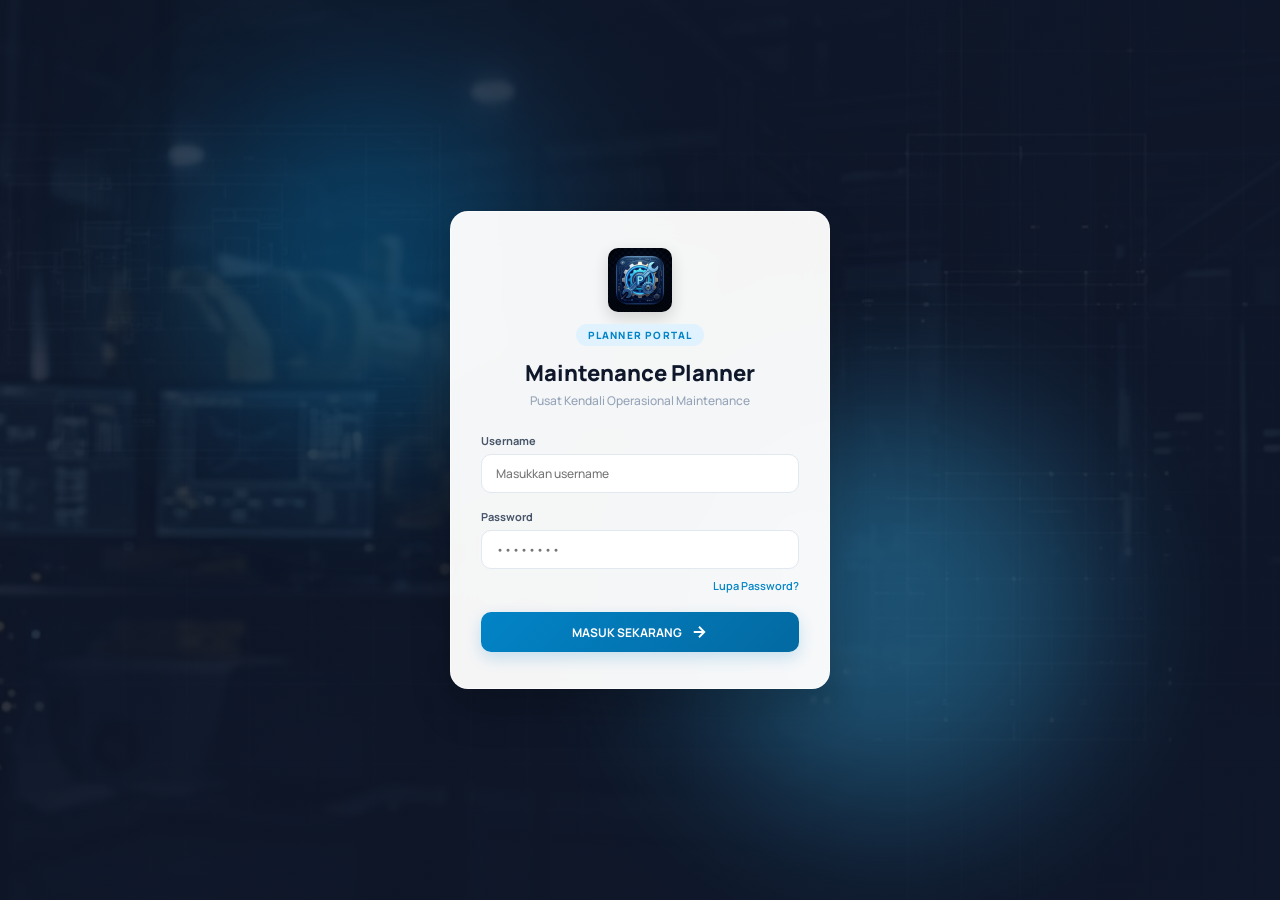
<file: Index.html>
<!DOCTYPE html>
<html lang="id">
<head>
<link rel="preconnect" href="https://fonts.googleapis.com">
<link rel="preconnect" href="https://fonts.gstatic.com" crossorigin>
<link href="https://fonts.googleapis.com/css2?family=Manrope:wght@400;500;600;700;800&display=swap" rel="stylesheet">
  <meta charset="UTF-8">
  <meta name="viewport" content="width=device-width, initial-scale=1.0">
  <title>Maintenance Planner Portal</title>
  <link rel="stylesheet" href="style.css">
</head>
<body>

  <!-- TOAST NOTIFICATION CONTAINER (TOP RIGHT) -->
  <div class="toast-container" id="toastContainer"></div>

<!-- === LOGIN VIEW === -->
  <div id="loginView" class="login-container">
    <div class="login-bg-shapes">
      <div class="shape shape-1"></div>
      <div class="shape shape-2"></div>
    </div>
    <div class="login-card">
      <!-- LOGO BARU DI HALAMAN LOGIN -->
      <img src="logo.png" alt="Planner Hub Logo" class="login-brand-logo">
      <div class="brand-badge">Planner Portal</div>
      <h2>Maintenance Planner</h2>
      <p class="login-subtitle">Pusat Kendali Operasional Maintenance</p>
      
      <form id="loginForm" onsubmit="event.preventDefault(); handleLogin();">
        <div class="input-group">
          <label for="username">Username</label>
          <input type="text" id="username" placeholder="Masukkan username" required autocomplete="off">
        </div>
        <div class="input-group">
          <label for="password">Password</label>
          <input type="password" id="password" placeholder="••••••••" required>
        </div>
        <div class="forgot-wrapper">
          <a class="forgot-link" onclick="openModal('forgotPasswordModal')">Lupa Password?</a>
        </div>
        <button type="submit" class="btn-primary" id="btnLogin">
          <span>MASUK SEKARANG</span>
          <svg width="18" height="18" viewBox="0 0 24 24" fill="none" stroke="currentColor" stroke-width="2.5"><path d="M5 12h14M12 5l7 7-7 7"/></svg>
        </button>
      </form>
      <div id="loginError" class="alert-banner error-banner"></div>
    </div>
  </div>

  <!-- === DASHBOARD VIEW === -->
  <div id="dashboardView" class="dashboard-container">
    <!-- OVERLAY LAYAR GELAP UNTUK MOBILE -->
    <div class="sidebar-overlay" id="sidebarOverlay" onclick="toggleSidebar()"></div>

    <aside class="sidebar" id="sidebar">
      <div class="sidebar-brand">
        <!-- LOGO BARU DI SIDEBAR -->
        <img src="logo.png" alt="Logo" class="sidebar-logo">
        <div class="brand-text">
          <h3>Planner Hub</h3>
          <span>Maintenance Suite</span>
        </div>
      </div>
      
      <div class="sidebar-menu-wrapper">
        <ul class="menu-list" id="menuList"></ul>
      </div>

      <div class="sidebar-user-footer">
        <div class="user-info-text">
          <span id="userNameDisplay">Loading...</span>
          <span class="user-role-badge" id="userRoleBadge">Planner</span>
        </div>
        <button class="btn-logout" onclick="openLogoutModal()" title="Logout">
          <svg width="18" height="18" viewBox="0 0 24 24" fill="none" stroke="currentColor" stroke-width="2"><path d="M9 21H5a2 2 0 0 1-2-2V5a2 2 0 0 1 2-2h4M16 17l5-5-5-5M21 12H9"/></svg>
        </button>
      </div>
    </aside>

    <main class="main-viewport">
      <header class="top-bar">
        <div class="top-left">
          <button class="btn-icon" onclick="toggleSidebar()" title="Toggle Sidebar">
            <svg width="22" height="22" viewBox="0 0 24 24" fill="none" stroke="currentColor" stroke-width="2"><line x1="3" y1="12" x2="21" y2="12"/><line x1="3" y1="6" x2="21" y2="6"/><line x1="3" y1="18" x2="21" y2="18"/></svg>
          </button>
          <h2 class="page-title" id="pageTitle">Home</h2>
        </div>

        <div class="top-right">
          <button class="btn-cloud" id="myComputerHeaderBtn" onclick="openWebServerModal()">
            <span class="pulse-dot"></span>
            <span>Cloud Server</span>
          </button>

          <div class="user-dropdown-container">
            <button class="profile-pill" id="userProfileBtn" onclick="toggleUserDropdown(event)">
              <div class="avatar" id="userAvatar">U</div>
              <span id="userProfileName">User</span>
              <svg width="14" height="14" viewBox="0 0 24 24" fill="none" stroke="currentColor" stroke-width="2"><path d="M6 9l6 6 6-6"/></svg>
            </button>
            <div class="dropdown-menu" id="userDropdown">
              <div class="dropdown-header">
                <div class="ud-name" id="udFullName">User</div>
                <div class="ud-role" id="udRole">Maintenance Planner</div>
              </div>
              <div class="dropdown-item" onclick="openModal('changePasswordModal')">🔑 Ganti Password</div>
              <div class="dropdown-item dev-item" id="systemEditMenu" onclick="openModal('systemEditModal')" style="display:none;">⚙️ System Edit</div>
              <div class="dropdown-item dev-item" id="registerUserMenu" onclick="openModal('registerUserModal')" style="display:none;">👤 Registrasi Akun</div>
              <div class="dropdown-item danger-item" id="deleteUserMenu" onclick="openModal('deleteUserModal')" style="display:none;">🗑️ Hapus Akun</div>
              <div class="dropdown-divider"></div>
              <div class="dropdown-item danger-item" onclick="openLogoutModal()">🚪 Logout System</div>
            </div>
          </div>
        </div>
      </header>

      <div class="content-frame-container">
        <div id="welcomeScreen" class="welcome-screen">
          <div class="welcome-hero">
            <h1 id="welcomeGreetingText">Selamat Datang</h1>
            <p>Pilih modul di bawah untuk memulai atau navigasikan lewat bilah sisi kiri.</p>
          </div>
          <div id="homeSubMenuGrid" class="home-grid"></div>
        </div>
        <iframe id="moduleFrame" src="" allowfullscreen></iframe>
      </div>
    </main>
  </div>

  <!-- === MODAL POPUPS (ALL CENTERING ENHANCED) === -->

  <!-- MODAL LOGOUT -->
  <div class="modal-backdrop" id="logoutModal">
    <div class="modal-box small-box">
      <div class="modal-header-icon icon-warning">⚠️</div>
      <h3>Konfirmasi Logout</h3>
      <p class="modal-desc">Apakah Anda yakin ingin keluar dari sistem portal saat ini?</p>
      <div class="modal-actions">
        <button class="btn-secondary" onclick="closeModal('logoutModal')">Batal</button>
        <button class="btn-danger" onclick="confirmLogout()">Ya, Logout</button>
      </div>
    </div>
  </div>

  <!-- MODAL LUPA PASSWORD -->
  <div class="modal-backdrop" id="forgotPasswordModal">
    <div class="modal-box">
      <div class="modal-header-icon icon-info">🔐</div>
      <h3>Lupa Password</h3>
      <p class="modal-desc">Masukkan email terdaftar. Kredensial akan dikirimkan secara otomatis.</p>
      <div class="input-group">
        <label>Email Terdaftar</label>
        <input type="email" id="fpEmail" placeholder="nama@email.com">
      </div>
      <div class="gm-msg" id="fpMsg"></div>
      <div class="modal-actions">
        <button class="btn-secondary" onclick="closeModal('forgotPasswordModal')">Batal</button>
        <button class="btn-primary" id="fpBtnSubmit" onclick="submitForgotPassword()">Kirim Password</button>
      </div>
    </div>
  </div>

  <!-- MODAL GANTI PASSWORD -->
  <div class="modal-backdrop" id="changePasswordModal">
    <div class="modal-box">
      <div class="modal-header-icon icon-info">🔑</div>
      <h3>Ganti Password</h3>
      <p class="modal-desc">Perbarui password akun Anda secara berkala demi keamanan.</p>
      <div class="input-group"><label>Password Lama</label><input type="password" id="cpOldPass"></div>
      <div class="input-group"><label>Password Baru</label><input type="password" id="cpNewPass"></div>
      <div class="input-group"><label>Konfirmasi Password Baru</label><input type="password" id="cpConfirmPass"></div>
      <div class="gm-msg" id="cpMsg"></div>
      <div class="modal-actions">
        <button class="btn-secondary" onclick="closeModal('changePasswordModal')">Batal</button>
        <button class="btn-primary" id="cpBtnSubmit" onclick="submitChangePassword()">Simpan Password</button>
      </div>
    </div>
  </div>

  <!-- MODAL SYSTEM EDIT -->
  <div class="modal-backdrop" id="systemEditModal">
    <div class="modal-box">
      <div class="modal-header-icon icon-info">⚙️</div>
      <h3>System Edit</h3>
      <p class="modal-desc">Kelola modul dan tautan sistem (Khusus Hak Akses Developer).</p>
      <div class="input-group">
        <label>Aksi</label>
        <select id="seAction" onchange="onSeActionChange()">
          <option value="update">Tambah / Update Modul</option>
          <option value="delete">Hapus Modul</option>
        </select>
      </div>
      <div class="input-group">
        <label>Tipe Modul</label>
        <select id="seType" onchange="onSeTypeChange()">
          <option value="dataEntry">Data Entry (Tahunan)</option>
          <option value="standalone">Standalone (Menu Terpisah)</option>
          <option value="home">Home (Sub-menu Dashboard)</option>
        </select>
      </div>
      <div class="input-group" id="seYearGroup"><label>Tahun Target</label><input type="text" id="seYear" placeholder="Contoh: 2026"></div>
      <div class="input-group">
        <label>Module Key / ID</label>
        <select id="seModuleSelect">
          <option value="">-- Pilih Key --</option>
          <option value="inputRH">Input RH</option>
          <option value="inputOli">Input Oli</option>
          <option value="inputCargo">Input Cargo</option>
          <option value="inputBacklog">Input Backlog</option>
          <option value="inputPmHistories">Input PM Histories</option>
          <option value="inputJobOrder">Input Job Order</option>
          <option value="workTask">Worktask Planner</option>
          <option value="filterCrossRef">Filter Cross Ref</option>
          <option value="General">Umum</option>
        </select>
        <input type="text" id="seModuleKeyInput" placeholder="Contoh: reportHarian" style="display:none;">
      </div>
      <div class="input-group" id="seModuleNameGroup" style="display:none;"><label>Nama Modul Tampil</label><input type="text" id="seModuleName" placeholder="Contoh: Laporan Harian"></div>
      <div class="input-group" id="seUrlGroup"><label>URL Web App Baru</label><input type="text" id="seUrl" placeholder="https://script.google.com/macros/s/..."></div>
      <div class="gm-msg" id="seMsg"></div>
      <div class="modal-actions">
        <button class="btn-secondary" onclick="closeModal('systemEditModal')">Batal</button>
        <button class="btn-primary" id="seBtnSubmit" onclick="submitSystemEdit()">Simpan Modul</button>
      </div>
    </div>
  </div>

  <!-- MODAL REGISTRASI AKUN -->
  <div class="modal-backdrop" id="registerUserModal">
    <div class="modal-box">
      <div class="modal-header-icon icon-info">👤</div>
      <h3>Registrasi Akun Baru</h3>
      <p class="modal-desc">Tambahkan pengguna baru ke portal (Khusus Developer).</p>
      <div class="input-group"><label>Username Login</label><input type="text" id="regUsername" autocomplete="off"></div>
      <div class="input-group"><label>Password</label><input type="password" id="regPassword"></div>
      <div class="input-group"><label>Nama Lengkap</label><input type="text" id="regNama"></div>
      <div class="input-group"><label>Email</label><input type="email" id="regEmail"></div>
      <div class="input-group">
        <label>Level Otorisasi</label>
        <select id="regLevel">
          <option value="User">User / Planner Standar</option>
          <option value="Viewer">Viewer (Hanya Lihat)</option>
          <option value="Developer">Developer (Akses Penuh)</option>
        </select>
      </div>
      <div class="gm-msg" id="regMsg"></div>
      <div class="modal-actions">
        <button class="btn-secondary" onclick="closeModal('registerUserModal')">Batal</button>
        <button class="btn-primary" id="regBtnSubmit" onclick="submitRegisterUser()">Daftarkan User</button>
      </div>
    </div>
  </div>

  <!-- MODAL HAPUS AKUN -->
  <div class="modal-backdrop" id="deleteUserModal">
    <div class="modal-box">
      <div class="modal-header-icon icon-danger">🗑️</div>
      <h3>Hapus Pengguna</h3>
      <p class="modal-desc">Pilih akun pengguna yang ingin dihapus permanen dari sistem.</p>
      <div class="input-group">
        <label>Pilih Akun Target</label>
        <select id="delUserSelect"><option value="">-- Memuat Daftar Akun --</option></select>
      </div>
      <div class="gm-msg" id="delUserMsg"></div>
      <div class="modal-actions">
        <button class="btn-secondary" onclick="closeModal('deleteUserModal')">Batal</button>
        <button class="btn-danger" id="delUserBtnSubmit" onclick="submitDeleteUser()">Hapus Akun</button>
      </div>
    </div>
  </div>

  <!-- CUSTOM ALERT MODAL -->
  <div class="modal-backdrop" id="customAlertOverlay">
    <div class="modal-box small-box">
      <div id="customAlertIcon" class="modal-header-icon icon-info">ℹ️</div>
      <h3 id="customAlertTitle">Informasi</h3>
      <p id="customAlertMessage" class="modal-desc"></p>
      <div class="modal-actions" style="justify-content:center;">
        <button class="btn-primary" onclick="closeModal('customAlertOverlay')">Mengerti</button>
      </div>
    </div>
  </div>

  <script src="app.js"></script>
</body>
</html>
</file>
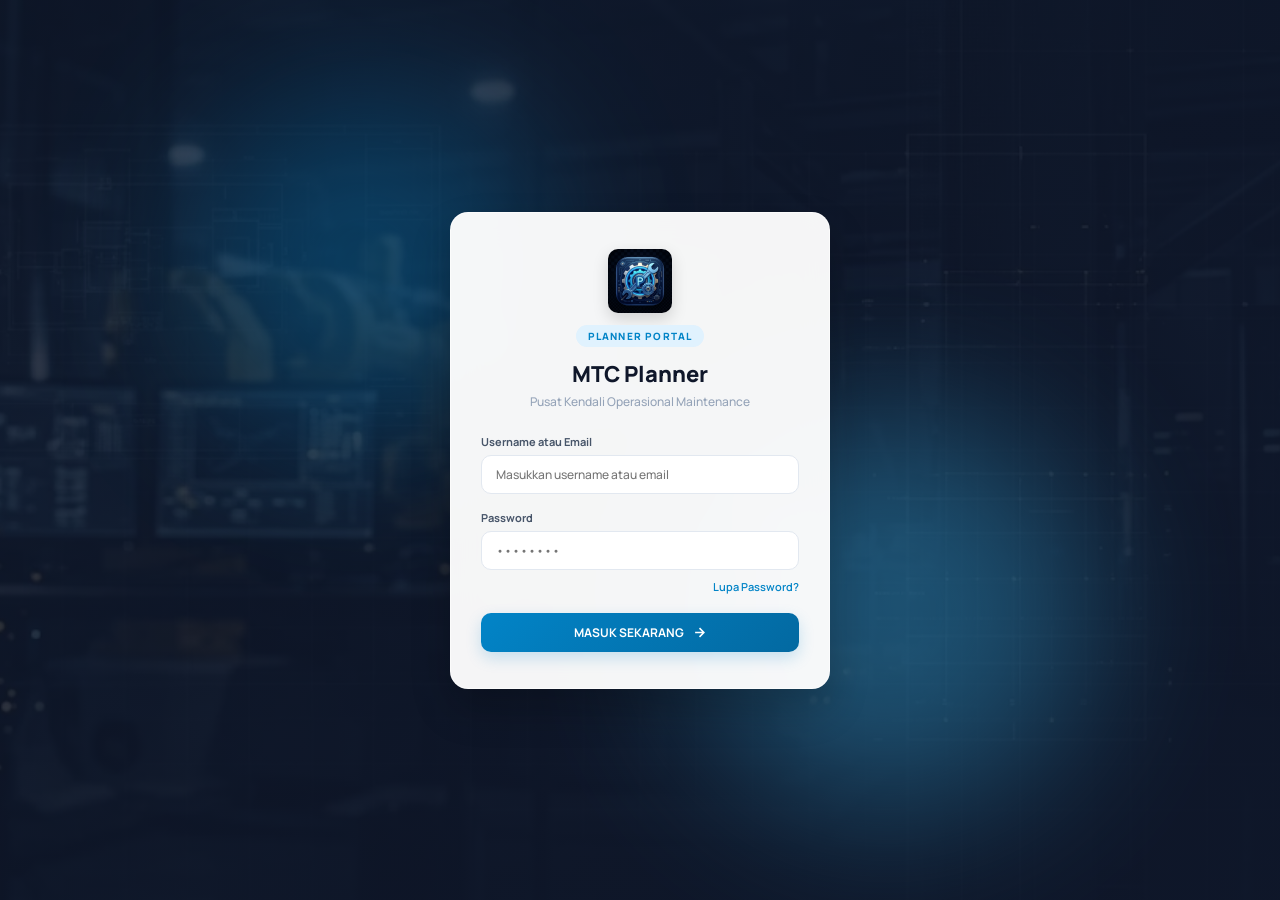
<file: index.html>
<!DOCTYPE html>
<html lang="id">
<head>
  <meta charset="UTF-8">
  <meta name="viewport" content="width=device-width, initial-scale=1.0">
  <title>MTC Planner - Enterprise Suite</title>
  <link rel="icon" type="image/png" sizes="32x32" href="logo.png">
  <link rel="preconnect" href="https://fonts.googleapis.com">
  <link rel="preconnect" href="https://fonts.gstatic.com" crossorigin>
  <link href="https://fonts.googleapis.com/css2?family=Manrope:wght@400;500;600;700;800&display=swap" rel="stylesheet">
  <link rel="stylesheet" href="style.css">
</head>
<body>

  <!-- TOAST NOTIFICATION CONTAINER (TOP RIGHT) -->
  <div class="toast-container" id="toastContainer"></div>

  <!-- === LOGIN VIEW === -->
  <div id="loginView" class="login-container">
    <div class="login-bg-shapes">
      <div class="shape shape-1"></div>
      <div class="shape shape-2"></div>
    </div>
    <div class="login-card">
      <img src="logo.png" alt="Planner Hub Logo" class="login-brand-logo">
      <div class="brand-badge">Planner Portal</div>
      <h2>MTC Planner</h2>
      <p class="login-subtitle">Pusat Kendali Operasional Maintenance</p>
      
      <form id="loginForm" onsubmit="event.preventDefault(); handleLogin();">
        <div class="input-group">
          <label for="username">Username atau Email</label>
          <input type="text" id="username" placeholder="Masukkan username atau email" required autocomplete="username">
        </div>
        <div class="input-group">
          <label for="password">Password</label>
          <input type="password" id="password" placeholder="••••••••" required>
        </div>
        <div class="forgot-wrapper">
          <a class="forgot-link" onclick="openModal('forgotPasswordModal')">Lupa Password?</a>
        </div>
        <button type="submit" class="btn-primary" id="btnLogin">
          <span>MASUK SEKARANG</span>
          <svg width="15" height="15" viewBox="0 0 24 24" fill="none" stroke="currentColor" stroke-width="2.5"><path d="M5 12h14M12 5l7 7-7 7"/></svg>
        </button>
      </form>
      <div id="loginError" class="alert-banner error-banner"></div>
    </div>
  </div>

  <!-- === DASHBOARD VIEW === -->
  <div id="dashboardView" class="dashboard-container">
    
    <!-- TOP BAR / HEADER FULL WIDTH -->
    <header class="top-bar">
      <div class="top-left">
        <button class="btn-icon" onclick="toggleSidebar()" title="Toggle Sidebar">
          <svg width="20" height="20" viewBox="0 0 24 24" fill="none" stroke="currentColor" stroke-width="2.5">
            <line x1="3" y1="12" x2="21" y2="12"/><line x1="3" y1="6" x2="21" y2="6"/><line x1="3" y1="18" x2="21" y2="18"/>
          </svg>
        </button>
        <div class="brand-wrapper">
          <img src="company_logo.png" alt="Logo" class="top-bar-logo">
          <div class="brand-text">
            <h2>MTC PLANNER</h2>
            <span>ENTERPRISE SUITE</span>
          </div>
        </div>
      </div>

      <div class="top-right">
        <div class="top-mini-badge" title="Fresco">
          <img src="logo.png" alt="Fresco Logo" class="mini-logo-img">
        </div>

        <button class="btn-cloud" id="myComputerHeaderBtn" onclick="openWebServerModal()">
          <span class="pulse-dot"></span>
          <span>Cloud Server</span>
        </button>

        <div class="user-dropdown-container">
          <button class="profile-pill" id="userProfileBtn" onclick="toggleUserDropdown(event)">
            <div class="avatar" id="userAvatar">U</div>
            <span id="userProfileName">User</span>
            <svg width="12" height="12" viewBox="0 0 24 24" fill="none" stroke="currentColor" stroke-width="2.5"><path d="M6 9l6 6 6-6"/></svg>
          </button>
          <div class="dropdown-menu" id="userDropdown">
            <div class="dropdown-header">
              <div class="ud-name" id="udFullName">User</div>
              <div class="ud-role" id="udRole">Maintenance Planner</div>
            </div>
            <div class="dropdown-item" onclick="openModal('changePasswordModal')">🔑 Ganti Password</div>
            <div class="dropdown-item dev-item" id="systemEditMenu" onclick="openModal('systemEditModal')" style="display:none;">⚙️ System Edit</div>
            <div class="dropdown-item dev-item" id="registerUserMenu" onclick="openModal('registerUserModal')" style="display:none;">👤 Registrasi Akun</div>
            <div class="dropdown-item danger-item" id="deleteUserMenu" onclick="openModal('deleteUserModal')" style="display:none;">🗑️ Hapus Akun</div>
            <div class="dropdown-divider"></div>
            <div class="dropdown-item danger-item" onclick="openLogoutModal()">🚪 Logout System</div>
          </div>
        </div>
      </div>
    </header>

    <!-- DASHBOARD BODY CONTAINER (SIDEBAR & MAIN VIEWPORT SIDE-BY-SIDE) -->
    <div class="dashboard-body">
      <!-- OVERLAY LAYAR GELAP UNTUK MOBILE -->
      <div class="sidebar-overlay" id="sidebarOverlay" onclick="toggleSidebar()"></div>

      <aside class="sidebar" id="sidebar">
        <div class="sidebar-section-label">NAVIGASI MODUL</div>
        
        <div class="sidebar-menu-wrapper">
          <ul class="menu-list" id="menuList"></ul>
        </div>

        <!-- KARTU INFORMASI PUSAT DATA DI BOTTOM SIDEBAR -->
        <div class="sidebar-info-card">
          <h4>Pusat Data Maintenance</h4>
          <p>Akses cepat ke database laporan & riwayat unit.</p>
        </div>

        <!-- FOOTER VERSI TANPA DATA USER LOGIN DI SIDEBAR -->
        <div class="sidebar-footer">
          <div class="footer-left">
            <span class="status-dot-green"></span>
            <span>v2.5 Enterprise</span>
          </div>
          <div class="footer-right">
            Dev by <strong>Fresco Simarmata</strong>
          </div>
        </div>
      </aside>

      <main class="main-viewport">
        <div class="content-frame-container">
          <div id="welcomeScreen" class="welcome-screen">
            <!-- HERO CARD (MTC Planner Hub) -->
            <div class="welcome-hero">
              <span class="hero-badge">OPERATIONAL CONTROL</span>
              <h1 id="welcomeGreetingText">MTC Planner Hub</h1>
              <p>Kelola dan pantau seluruh aktivitas perawatan unit operasional dalam satu platform terpadu.</p>
              
              <div class="hero-search-wrapper">
                <svg width="4" height="4" viewBox="0 0 24 24" fill="none" stroke="#94a3b8" stroke-width="2.5"><circle cx="11" cy="11" r="8"/><line x1="21" y1="21" x2="16.65" y2="16.65"/></svg>
                <input type="text" id="heroSearchInput" placeholder="Cari semua modul atau laporan..." oninput="filterHomeCards(this.value)">
              </div>
            </div>

            <div class="section-header">
              <h3 id="pageTitle">Modul Utilitas & Laporan Utama</h3>
            </div>

            <div id="homeSubMenuGrid" class="home-grid"></div>
          </div>
          <iframe id="moduleFrame" src="" allowfullscreen></iframe>
        </div>
      </main>
    </div>
  </div>

  <!-- === MODAL POPUPS === -->

  <!-- MODAL LOGOUT -->
  <div class="modal-backdrop" id="logoutModal">
    <div class="modal-box small-box">
      <div class="modal-header-icon icon-warning">⚠️</div>
      <h3>Konfirmasi Logout</h3>
      <p class="modal-desc">Apakah Anda yakin ingin keluar dari sistem portal saat ini?</p>
      <div class="modal-actions">
        <button class="btn-secondary" onclick="closeModal('logoutModal')">Batal</button>
        <button class="btn-danger" onclick="confirmLogout()">Ya, Logout</button>
      </div>
    </div>
  </div>

  <!-- MODAL LUPA PASSWORD -->
  <div class="modal-backdrop" id="forgotPasswordModal">
    <div class="modal-box">
      <div class="modal-header-icon icon-info">🔐</div>
      <h3>Lupa Password</h3>
      <p class="modal-desc">Masukkan email terdaftar. Kredensial akan dikirimkan secara otomatis.</p>
      <div class="input-group">
        <label>Email Terdaftar</label>
        <input type="email" id="fpEmail" placeholder="nama@email.com">
      </div>
      <div class="gm-msg" id="fpMsg"></div>
      <div class="modal-actions">
        <button class="btn-secondary" onclick="closeModal('forgotPasswordModal')">Batal</button>
        <button class="btn-primary" id="fpBtnSubmit" onclick="submitForgotPassword()">Kirim Password</button>
      </div>
    </div>
  </div>

  <!-- MODAL GANTI PASSWORD -->
  <div class="modal-backdrop" id="changePasswordModal">
    <div class="modal-box">
      <div class="modal-header-icon icon-info">🔑</div>
      <h3>Ganti Password</h3>
      <p class="modal-desc">Perbarui password akun Anda secara berkala demi keamanan.</p>
      <div class="input-group"><label>Password Lama</label><input type="password" id="cpOldPass"></div>
      <div class="input-group"><label>Password Baru</label><input type="password" id="cpNewPass"></div>
      <div class="input-group"><label>Konfirmasi Password Baru</label><input type="password" id="cpConfirmPass"></div>
      <div class="gm-msg" id="cpMsg"></div>
      <div class="modal-actions">
        <button class="btn-secondary" onclick="closeModal('changePasswordModal')">Batal</button>
        <button class="btn-primary" id="cpBtnSubmit" onclick="submitChangePassword()">Simpan Password</button>
      </div>
    </div>
  </div>

<!-- MODAL SYSTEM EDIT -->
  <div class="modal-backdrop" id="systemEditModal">
    <div class="modal-box">
      <div class="modal-header-icon icon-info">⚙️</div>
      <h3>System Edit</h3>
      <p class="modal-desc">Kelola modul dan tautan sistem (Khusus Hak Akses Developer).</p>
      <div class="input-group">
        <label>Aksi</label>
        <select id="seAction" onchange="onSeActionChange()">
          <option value="update">Tambah / Update Modul</option>
          <option value="delete">Hapus Modul</option>
        </select>
      </div>
      <div class="input-group">
        <label>Tipe Modul</label>
        <select id="seType" onchange="onSeTypeChange()">
          <option value="dataEntry">Data Entry (Tahunan)</option>
          <option value="standalone">Standalone (Menu Terpisah)</option>
          <option value="home">Home (Sub-menu Dashboard)</option>
        </select>
      </div>
      <div class="input-group" id="seYearGroup"><label>Tahun Target</label><input type="text" id="seYear" placeholder="Contoh: 2026"></div>
      <div class="input-group">
        <label>Module Key / ID</label>
        <select id="seModuleSelect">
          <option value="">-- Pilih Key --</option>
          <option value="inputRH">Input RH</option>
          <option value="inputOli">Input Oli</option>
          <option value="inputCargo">Input Cargo</option>
          <option value="inputBacklog">Input Backlog</option>
          <option value="inputPmHistories">Input PM Histories</option>
          <option value="inputJobOrder">Input Job Order</option>
          <option value="General">Umum</option>
        </select>
        <input type="text" id="seModuleKeyInput" placeholder="Contoh: reportHarian" style="display:none;">
      </div>
      <div class="input-group" id="seModuleNameGroup" style="display:none;"><label>Nama Modul Tampil</label><input type="text" id="seModuleName" placeholder="Contoh: Laporan Harian"></div>
      
      <!-- ELEMEN SIMBOL/ICON BARU -->
      <div class="input-group" id="seIconGroup" style="display:none;">
        <label>Simbol / Icon Modul (Emoji)</label>
        <input type="text" id="seIcon" placeholder="Contoh: 📌, 📊, 🔧">
      </div>

      <div class="input-group" id="seUrlGroup"><label>URL Web App Baru</label><input type="text" id="seUrl" placeholder="https://script.google.com/macros/s/..."></div>
      <div class="gm-msg" id="seMsg"></div>
      <div class="modal-actions">
        <button class="btn-secondary" onclick="closeModal('systemEditModal')">Batal</button>
        <button class="btn-primary" id="seBtnSubmit" onclick="submitSystemEdit()">Simpan Modul</button>
      </div>
    </div>
  </div>

  <!-- MODAL REGISTRASI AKUN -->
  <div class="modal-backdrop" id="registerUserModal">
    <div class="modal-box">
      <div class="modal-header-icon icon-info">👤</div>
      <h3>Registrasi Akun Baru</h3>
      <p class="modal-desc">Tambahkan pengguna baru ke portal (Khusus Developer).</p>
      <div class="input-group"><label>Username Login</label><input type="text" id="regUsername" autocomplete="off"></div>
      <div class="input-group"><label>Password</label><input type="password" id="regPassword"></div>
      <div class="input-group"><label>Nama Lengkap</label><input type="text" id="regNama"></div>
      <div class="input-group"><label>Email</label><input type="email" id="regEmail"></div>
      <div class="input-group">
        <label>Level Otorisasi</label>
        <select id="regLevel">
          <option value="User">User / Planner Standar</option>
          <option value="Viewer">Viewer (Hanya Lihat)</option>
          <option value="Developer">Developer (Akses Penuh)</option>
        </select>
      </div>
      <div class="gm-msg" id="regMsg"></div>
      <div class="modal-actions">
        <button class="btn-secondary" onclick="closeModal('registerUserModal')">Batal</button>
        <button class="btn-primary" id="regBtnSubmit" onclick="submitRegisterUser()">Daftarkan User</button>
      </div>
    </div>
  </div>

  <!-- MODAL HAPUS AKUN -->
  <div class="modal-backdrop" id="deleteUserModal">
    <div class="modal-box">
      <div class="modal-header-icon icon-danger">🗑️</div>
      <h3>Hapus Pengguna</h3>
      <p class="modal-desc">Pilih akun pengguna yang ingin dihapus permanen dari sistem.</p>
      <div class="input-group">
        <label>Pilih Akun Target</label>
        <select id="delUserSelect"><option value="">-- Memuat Daftar Akun --</option></select>
      </div>
      <div class="gm-msg" id="delUserMsg"></div>
      <div class="modal-actions">
        <button class="btn-secondary" onclick="closeModal('deleteUserModal')">Batal</button>
        <button class="btn-danger" id="delUserBtnSubmit" onclick="submitDeleteUser()">Hapus Akun</button>
      </div>
    </div>
  </div>

  <!-- CUSTOM ALERT MODAL -->
  <div class="modal-backdrop" id="customAlertOverlay">
    <div class="modal-box small-box">
      <div id="customAlertIcon" class="modal-header-icon icon-info">ℹ️</div>
      <h3 id="customAlertTitle">Informasi</h3>
      <p id="customAlertMessage" class="modal-desc"></p>
      <div class="modal-actions" style="justify-content:center;">
        <button class="btn-primary" onclick="closeModal('customAlertOverlay')">Mengerti</button>
      </div>
    </div>
  </div>

  <script src="app.js"></script>
</body>
</html>
</file>
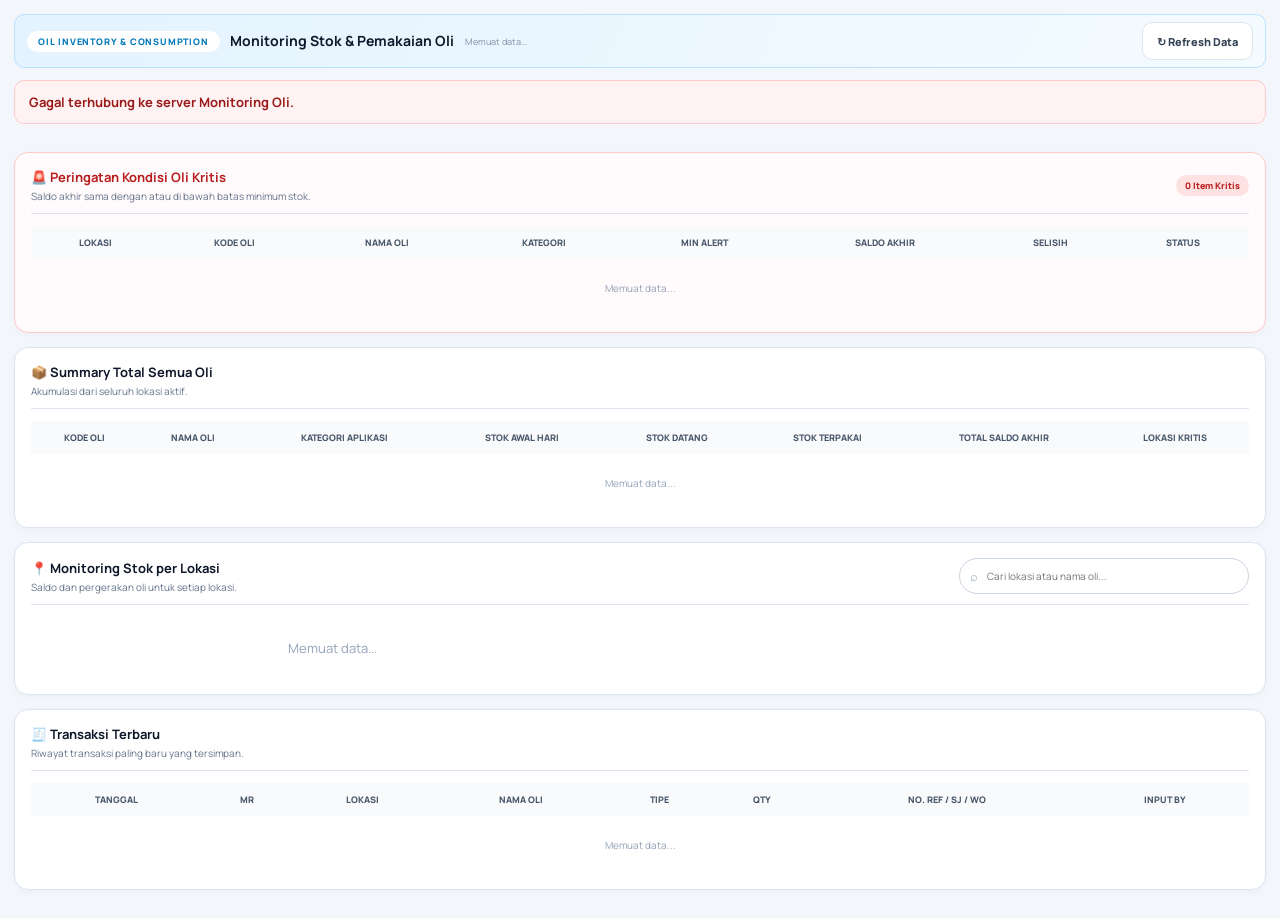
<file: home/dashboardoli/index.html>
<!DOCTYPE html>
<html lang="id">
<head>
  <meta charset="UTF-8">
  <meta name="viewport" content="width=device-width, initial-scale=1.0">
  <title>Dashboard Monitoring Oli | MTC Planner</title>
  <link rel="preconnect" href="https://fonts.googleapis.com">
  <link rel="preconnect" href="https://fonts.gstatic.com" crossorigin>
  <link href="https://fonts.googleapis.com/css2?family=Manrope:wght@400;500;600;700;800&display=swap" rel="stylesheet">
  <link rel="stylesheet" href="style.css">
</head>
<body>
  <main class="page-shell">
    <header class="hero hero-compact">
      <div>
        <span class="eyebrow">OIL INVENTORY &amp; CONSUMPTION</span>
        <h1>Monitoring Stok &amp; Pemakaian Oli</h1>
        <span class="updated" id="updatedAt">Memuat data...</span>
      </div>
      <div class="hero-actions">
        <button class="button button-light" id="refreshButton" type="button">↻ Refresh Data</button>
      </div>
    </header>

    <div class="notice notice-error" id="errorNotice" role="alert" hidden></div>

    <section class="kpi-grid" id="kpiGrid" aria-label="Ringkasan stok oli"></section>

    <section class="panel critical-panel">
      <div class="panel-heading">
        <div>
          <h2>🚨 Peringatan Kondisi Oli Kritis</h2>
          <p>Saldo akhir sama dengan atau di bawah batas minimum stok.</p>
        </div>
        <span class="count-pill critical-pill" id="criticalCount">0 Item Kritis</span>
      </div>
      <div class="table-wrap">
        <table>
          <thead>
            <tr>
              <th>Lokasi</th><th>Kode Oli</th><th>Nama Oli</th><th>Kategori</th>
              <th>Min Alert</th><th>Saldo Akhir</th><th>Selisih</th><th>Status</th>
            </tr>
          </thead>
          <tbody id="criticalBody">
            <tr><td class="empty-cell" colspan="8">Memuat data...</td></tr>
          </tbody>
        </table>
      </div>
    </section>

    <section class="panel">
      <div class="panel-heading">
        <div>
          <h2>📦 Summary Total Semua Oli</h2>
          <p>Akumulasi dari seluruh lokasi aktif.</p>
        </div>
      </div>
      <div class="table-wrap">
        <table>
          <thead>
            <tr>
              <th>Kode Oli</th><th>Nama Oli</th><th>Kategori Aplikasi</th>
              <th>Stok Awal Hari</th><th>Stok Datang</th><th>Stok Terpakai</th>
              <th>Total Saldo Akhir</th><th>Lokasi Kritis</th>
            </tr>
          </thead>
          <tbody id="globalSummaryBody">
            <tr><td class="empty-cell" colspan="8">Memuat data...</td></tr>
          </tbody>
        </table>
      </div>
    </section>

    <section class="panel locations-panel">
      <div class="panel-heading locations-heading">
        <div>
          <h2>📍 Monitoring Stok per Lokasi</h2>
          <p>Saldo dan pergerakan oli untuk setiap lokasi.</p>
        </div>
        <label class="search-box">
          <span aria-hidden="true">⌕</span>
          <input id="locationSearch" type="search" placeholder="Cari lokasi atau nama oli..." autocomplete="off">
        </label>
      </div>
      <div class="location-grid" id="locationGrid">
        <div class="empty-cell">Memuat data...</div>
      </div>
    </section>

    <section class="panel recent-panel">
      <div class="panel-heading">
        <div>
          <h2>🧾 Transaksi Terbaru</h2>
          <p>Riwayat transaksi paling baru yang tersimpan.</p>
        </div>
      </div>
      <div class="table-wrap">
        <table>
          <thead>
            <tr>
              <th>Tanggal</th><th>MR</th><th>Lokasi</th><th>Nama Oli</th>
              <th>Tipe</th><th>Qty</th><th>No. Ref / SJ / WO</th><th>Input By</th>
            </tr>
          </thead>
          <tbody id="recentBody">
            <tr><td class="empty-cell" colspan="8">Memuat data...</td></tr>
          </tbody>
        </table>
      </div>
    </section>
  </main>
  <script src="app.js"></script>
</body>
</html>
</file>
<file: style.css>
/* ============================================================
   MAINTENANCE PLANNER PORTAL - LIGHT ENTERPRISE SUITE THEME
   ============================================================ */

@import url('https://fonts.googleapis.com/css2?family=Manrope:wght@400;500;600;700;800&display=swap');

:root {
  --font-main: 'Manrope', -apple-system, BlinkMacSystemFont, sans-serif;
  
  /* Layout Colors */
  --bg-body: #f1f5f9;
  --bg-card: #ffffff;
  --bg-sidebar: #ffffff;
  
  /* Accents */
  --primary: #0284c7;
  --primary-hover: #0369a1;
  --primary-light: #e0f2fe;
  --primary-glow: rgba(2, 132, 199, 0.2);
  
  /* Text */
  --text-primary: #0f172a;
  --text-secondary: #475569;
  --text-muted: #94a3b8;
  
  /* Borders & Radius */
  --border-color: #e2e8f0;
  --radius-sm: 6px;
  --radius-md: 10px;
  --radius-lg: 14px;
  --radius-xl: 18px;
  
  --transition: all 0.2s cubic-bezier(0.4, 0, 0.2, 1);
  --shadow-sm: 0 1px 3px rgba(0,0,0,0.04);
  --shadow-md: 0 4px 14px rgba(15, 23, 42, 0.06);
}

/* === RESET & BASE (UKURAN TULISAN DIPERKECIL SEPERTI CAPTURE) === */
* { margin: 0; padding: 0; box-sizing: border-box; font-family: var(--font-main); }
body, html { height: 100%; overflow: hidden; background: var(--bg-body); color: var(--text-primary); font-size: 12px; -webkit-font-smoothing: antialiased; }

/* LOGIN VIEW */
.login-container {
  position: fixed; inset: 0; display: flex; align-items: center; justify-content: center;
  background: linear-gradient(135deg, rgba(15, 23, 42, 0.82) 0%, rgba(15, 23, 42, 0.96) 100%), url('background.jpg') no-repeat center center;
  background-size: cover; z-index: 9999; padding: 20px;
}
.login-brand-logo { width: 64px; height: 64px; display: block; margin: 0 auto 12px auto; border-radius: var(--radius-md); object-fit: cover; box-shadow: 0 6px 16px rgba(0, 0, 0, 0.15); }
.login-bg-shapes .shape { position: absolute; border-radius: 50%; filter: blur(80px); opacity: 0.35; pointer-events: none; }
.shape-1 { width: 350px; height: 350px; background: #0284c7; top: 10%; left: 15%; }
.shape-2 { width: 400px; height: 400px; background: #38bdf8; bottom: 10%; right: 15%; }

.login-card {
  position: relative; width: 100%; max-width: 380px; background: rgba(255, 255, 255, 0.96); backdrop-filter: blur(16px);
  border: 1px solid rgba(255, 255, 255, 0.6); padding: 36px 30px; border-radius: var(--radius-xl); box-shadow: 0 20px 40px rgba(0,0,0,0.2);
  text-align: center; display: flex; flex-direction: column; align-items: center; animation: loginEntrance 0.5s ease;
}
@keyframes loginEntrance { from { opacity: 0; transform: translateY(20px); } to { opacity: 1; transform: translateY(0); } }

.brand-badge { display: inline-block; margin-bottom: 12px; background: var(--primary-light); color: var(--primary); font-size: 10px; font-weight: 800; letter-spacing: 1.2px; padding: 4px 12px; border-radius: 20px; text-transform: uppercase; }
#loginForm { width: 100%; }
.login-card h2 { font-size: 22px; font-weight: 800; color: var(--text-primary); margin-bottom: 4px; }
.login-subtitle { font-size: 12px; color: var(--text-muted); margin-bottom: 24px; font-weight: 500; }

.input-group { margin-bottom: 16px; text-align: left; }
.input-group label { display: block; font-size: 11px; font-weight: 700; color: #475569; margin-bottom: 6px; }
.input-group input, .input-group select {
  width: 100%; padding: 10px 14px; border: 1.5px solid var(--border-color); border-radius: var(--radius-md);
  font-size: 12px; background: #ffffff; color: var(--text-primary); font-weight: 500; transition: var(--transition);
}
.input-group input:focus, .input-group select:focus { outline: none; border-color: var(--primary); box-shadow: 0 0 0 3px var(--primary-glow); }

.forgot-wrapper { text-align: right; margin-top: -8px; margin-bottom: 18px; }
.forgot-link { font-size: 11px; color: var(--primary); font-weight: 600; cursor: pointer; text-decoration: none; }
.forgot-link:hover { text-decoration: underline; }

.btn-primary {
  width: 100%; padding: 11px 16px; background: linear-gradient(135deg, #0284c7 0%, #0369a1 100%);
  color: white; border: none; border-radius: var(--radius-md); font-size: 12px; font-weight: 700;
  cursor: pointer; display: flex; align-items: center; justify-content: center; gap: 8px;
  box-shadow: 0 6px 16px var(--primary-glow); transition: var(--transition);
}
.btn-primary:hover { transform: translateY(-1px); }

.alert-banner { padding: 10px; border-radius: var(--radius-md); font-size: 11.5px; font-weight: 600; margin-top: 14px; display: none; }
.error-banner { background: #fef2f2; color: #dc2626; border: 1px solid #fecaca; }

/* === DASHBOARD LAYOUT FULL SCREEN === */
.dashboard-container { display: none; width: 100vw; height: 100vh; flex-direction: column; overflow: hidden; background: var(--bg-body); }

/* TOP BAR (PEMBENTANG PENUH DI ATAS SEPERTI CAPTURE) */
.top-bar {
  height: 52px; background: #ffffff; border-bottom: 1px solid var(--border-color);
  display: flex; align-items: center; justify-content: space-between; padding: 0 16px; flex-shrink: 0;
  z-index: 101;
}
.top-left { display: flex; align-items: center; gap: 12px; }
.btn-icon { background: none; border: none; cursor: pointer; padding: 6px; border-radius: var(--radius-sm); color: var(--text-secondary); transition: var(--transition); }
.btn-icon:hover { background: #f1f5f9; color: var(--text-primary); }

.brand-wrapper { display: flex; align-items: center; gap: 10px; }
.top-bar-logo {
  box-sizing: content-box; width: auto; height: 35px; max-width: 70px; padding: 3px;
  border: 1px solid #cbd5e1; border-radius: 8px; background: #ffffff; object-fit: contain;
}
.brand-text h2 { font-size: 13.5px; font-weight: 800; color: #0f172a; line-height: 1.1; letter-spacing: -0.2px; }
.brand-text span { font-size: 9px; font-weight: 700; color: #0284c7; letter-spacing: 0.8px; }

.top-right { display: flex; align-items: center; gap: 10px; }
.top-mini-badge { width: 28px; height: 28px; background: #f8fafc; border: 1px solid var(--border-color); border-radius: 6px; display: flex; align-items: center; justify-content: center; }
.mini-logo-img { width: 18px; height: 18px; object-fit: contain; }

.btn-cloud {
  display: flex; align-items: center; gap: 6px; background: #e0f2fe; border: 1px solid #bae6fd;
  color: #0284c7; padding: 5px 12px; border-radius: 20px; font-size: 11px; font-weight: 700; cursor: pointer; transition: var(--transition);
}
.btn-cloud:hover { background: #bae6fd; }
.pulse-dot { width: 6px; height: 6px; background: #0284c7; border-radius: 50%; box-shadow: 0 0 0 0 rgba(2, 132, 199, 0.7); animation: pulse 1.6s infinite; }
@keyframes pulse { 70% { box-shadow: 0 0 0 6px rgba(2, 132, 199, 0); } }

/* PROFILE DROPDOWN */
.user-dropdown-container { position: relative; }
.profile-pill {
  display: flex; align-items: center; gap: 8px; background: #f1f5f9; border: 1px solid var(--border-color);
  padding: 3px 10px 3px 3px; border-radius: 20px; cursor: pointer; font-size: 11.5px; font-weight: 700; color: var(--text-primary); transition: var(--transition);
}
.profile-pill:hover { background: #e2e8f0; }
.avatar { width: 26px; height: 26px; background: #0284c7; color: white; border-radius: 50%; display: flex; align-items: center; justify-content: center; font-size: 11px; font-weight: 800; }

.dropdown-menu {
  position: absolute; top: calc(100% + 8px); right: 0; background: #ffffff; border-radius: var(--radius-lg);
  box-shadow: var(--shadow-md); width: 220px; display: none; overflow: hidden; border: 1px solid var(--border-color); z-index: 1000;
}
.dropdown-menu.show { display: block; }
.dropdown-header { padding: 12px 14px; background: #f8fafc; border-bottom: 1px solid var(--border-color); }
.dropdown-header .ud-name { font-size: 12.5px; font-weight: 800; color: var(--text-primary); }
.dropdown-header .ud-role { font-size: 10.5px; color: var(--text-muted); font-weight: 600; margin-top: 1px; }

.dropdown-item { padding: 10px 14px; font-size: 11.5px; font-weight: 600; color: var(--text-secondary); cursor: pointer; display: flex; align-items: center; gap: 8px; transition: var(--transition); }
.dropdown-item:hover { background: #f1f5f9; color: var(--text-primary); }
.dropdown-item.dev-item { color: #7c3aed; }
.dropdown-item.dev-item:hover { background: #f5f3ff; }
.dropdown-item.danger-item { color: #ef4444; }
.dropdown-item.danger-item:hover { background: #fef2f2; }
.dropdown-divider { height: 1px; background: var(--border-color); }

/* BODY LAYOUT (SIDEBAR & MAIN VIEWPORT) */
.dashboard-body { flex-grow: 1; display: flex; gap: 12px; padding: 12px; overflow: hidden; }

/* SIDEBAR CARD (ISOLATED WHITE CARD SEPERTI CAPTURE) */
.sidebar {
  width: 230px; background: var(--bg-sidebar); border-radius: var(--radius-lg); border: 1px solid var(--border-color);
  display: flex; flex-direction: column; padding: 14px; transition: var(--transition); flex-shrink: 0; z-index: 100;
  box-shadow: var(--shadow-sm);
}
.sidebar.collapsed { width: 0; padding: 0; opacity: 0; pointer-events: none; border: none; }

.sidebar-section-label { font-size: 10px; font-weight: 800; color: var(--text-muted); letter-spacing: 0.6px; margin-bottom: 10px; padding-left: 4px; text-transform: uppercase; }

.sidebar-menu-wrapper { flex-grow: 1; overflow-y: auto; }
.menu-list { list-style: none; }

.menu-item {
  padding: 8px 12px; border-radius: var(--radius-sm); cursor: pointer; color: #475569;
  display: flex; align-items: center; gap: 10px; font-size: 11.5px; font-weight: 600; transition: var(--transition); margin-bottom: 3px;
}
.menu-item:hover { background: #f1f5f9; color: var(--text-primary); }
.menu-item.active { background: #e0f2fe; color: #0284c7; font-weight: 700; }

.menu-group-header {
  padding: 8px 12px; border-radius: var(--radius-sm); cursor: pointer; color: #475569;
  display: flex; align-items: center; justify-content: space-between; font-size: 11.5px; font-weight: 600; transition: var(--transition);
}
.menu-group-header:hover { background: #f1f5f9; color: var(--text-primary); }
.group-arrow { font-size: 9px; transition: transform 0.2s ease; opacity: 0.6; }
.menu-group-header.expanded .group-arrow { transform: rotate(90deg); opacity: 1; }
.menu-group-content { max-height: 0; overflow: hidden; transition: max-height 0.3s ease; }
.menu-group-content.open { max-height: 800px; }

.year-selector {
  padding: 7px 10px 7px 28px; cursor: pointer; border-radius: var(--radius-sm); font-size: 11px;
  font-weight: 600; color: #64748b; display: flex; justify-content: space-between; align-items: center; margin: 2px 0; transition: var(--transition);
}
.year-selector:hover { color: #0f172a; background: #f8fafc; }
.year-modules { max-height: 0; overflow: hidden; transition: max-height 0.3s ease; }
.year-modules.open { max-height: 400px; }

.year-module-item {
  padding: 6px 10px 6px 36px; cursor: pointer; border-radius: var(--radius-sm); font-size: 11px;
  color: #64748b; font-weight: 500; transition: var(--transition);
}
.year-module-item:hover, .year-module-item.active { color: #0284c7; background: #e0f2fe; font-weight: 700; }

/* KARTU PUSAT DATA DI SIDEBAR */
.sidebar-info-card {
  background: #e0f2fe; border-radius: var(--radius-md); padding: 12px; margin-top: auto; margin-bottom: 10px; border: 1px solid #bae6fd;
}
.sidebar-info-card h4 { font-size: 11.5px; font-weight: 800; color: #0369a1; margin-bottom: 3px; }
.sidebar-info-card p { font-size: 10px; color: #0284c7; font-weight: 500; line-height: 1.35; }

/* FOOTER SIDEBAR TANPA NAMA/LEVEL AKUN */
.sidebar-footer {
  padding-top: 8px; border-top: 1px solid var(--border-color); display: flex; align-items: center; justify-content: space-between; font-size: 10px; color: var(--text-muted);
}
.footer-left { display: flex; align-items: center; gap: 5px; font-weight: 600; color: #64748b; }
.status-dot-green { width: 6px; height: 6px; background: #22c55e; border-radius: 50%; }
.footer-right strong { color: #475569; }

/* MAIN VIEWPORT CARD */
.main-viewport {
  flex-grow: 1; display: flex; flex-direction: column; background: var(--bg-card); border-radius: var(--radius-lg);
  border: 1px solid var(--border-color); overflow: hidden; box-shadow: var(--shadow-sm);
}

.content-frame-container { flex-grow: 1; position: relative; width: 100%; height: 100%; overflow: hidden; }
#moduleFrame { width: 100%; height: 100%; border: none; display: block; }

/* WELCOME SCREEN & HERO CONTAINER */
.welcome-screen { position: absolute; inset: 0; padding: 20px; overflow-y: auto; background: #ffffff; }

/* HERO BOX (SEPERTI CAPTURE AKURAT) */
.welcome-hero {
  background: linear-gradient(180deg, #e0f2fe 0%, #f0f9ff 100%);
  border-radius: var(--radius-lg); padding: 28px 20px; text-align: center; border: 1px solid #bae6fd;
  margin-bottom: 20px; display: flex; flex-direction: column; align-items: center;
}
.hero-badge {
  background: #ffffff; color: #0284c7; font-size: 9.5px; font-weight: 800; letter-spacing: 1px;
  padding: 4px 12px; border-radius: 20px; text-transform: uppercase; margin-bottom: 10px; box-shadow: 0 1px 3px rgba(0,0,0,0.04);
}
.welcome-hero h1 { font-size: 22px; font-weight: 800; color: #0f172a; letter-spacing: -0.4px; margin-bottom: 6px; }
.welcome-hero p { color: #475569; font-size: 12px; font-weight: 500; max-width: 520px; line-height: 1.4; margin-bottom: 16px; }

/* HERO SEARCH BAR */
.hero-search-wrapper {
  position: relative; width: 100%; max-width: 400px; display: flex; align-items: center;
}
.hero-search-wrapper svg { position: absolute; left: 14px; pointer-events: none; }
.hero-search-wrapper input {
  width: 100%; padding: 8px 14px 8px 36px; border-radius: 30px; border: 1px solid #cbd5e1; font-size: 11.5px;
  background: #ffffff; outline: none; transition: var(--transition); box-shadow: 0 2px 6px rgba(0,0,0,0.02);
}
.hero-search-wrapper input:focus { border-color: #0284c7; box-shadow: 0 0 0 3px rgba(2, 132, 199, 0.15); }

.section-header { margin-bottom: 14px; }
.section-header h3 { font-size: 12.5px; font-weight: 800; color: #334155; letter-spacing: -0.1px; }

/* HOME GRID CARDS */
.home-grid { display: grid; grid-template-columns: repeat(auto-fill, minmax(200px, 1fr)); gap: 14px; }
.home-card {
  background: #ffffff; border-radius: var(--radius-md); padding: 20px 16px; text-align: center; cursor: pointer;
  border: 1px solid var(--border-color); box-shadow: var(--shadow-sm); transition: var(--transition);
  display: flex; flex-direction: column; align-items: center; justify-content: center;
}
.home-card:hover { transform: translateY(-3px); box-shadow: var(--shadow-md); border-color: #0284c7; }
.home-icon { font-size: 28px; margin-bottom: 10px; background: #e0f2fe; width: 52px; height: 52px; border-radius: 14px; display: flex; align-items: center; justify-content: center; }
.home-title { font-size: 12.5px; font-weight: 700; color: var(--text-primary); }
.home-category { margin-top: 6px; color: #64748b; font-size: 10px; font-weight: 600; }

/* === MODAL POPUPS === */
.modal-backdrop {
  position: fixed; inset: 0; background: rgba(15, 23, 42, 0.6); backdrop-filter: blur(4px);
  display: none; align-items: center; justify-content: center; z-index: 10000; padding: 20px;
}
.modal-backdrop.show { display: flex; }
.modal-box {
  background: #ffffff; border-radius: var(--radius-xl); padding: 28px 24px; width: 100%; max-width: 400px;
  box-shadow: 0 20px 40px rgba(0,0,0,0.2); text-align: center; border: 1px solid var(--border-color);
  max-height: calc(100vh - 40px); max-height: calc(100dvh - 40px); overflow-y: auto;
  scrollbar-width: none; -ms-overflow-style: none;
}
.modal-box::-webkit-scrollbar { display: none; }
.modal-box.small-box { max-width: 320px; }

.modal-header-icon {
  width: 46px; height: 46px; border-radius: 50%; display: flex; align-items: center; justify-content: center;
  font-size: 20px; margin: 0 auto 14px auto;
}
.icon-warning { background: #fef3c7; color: #d97706; }
.icon-info { background: #e0f2fe; color: #0284c7; }
.icon-danger { background: #fee2e2; color: #dc2626; }

.modal-box h3 { font-size: 17px; font-weight: 800; color: var(--text-primary); margin-bottom: 6px; }
.modal-desc { font-size: 11.5px; color: var(--text-secondary); margin-bottom: 18px; font-weight: 500; line-height: 1.4; }

.modal-box .input-group { text-align: left; }
.modal-actions { display: flex; gap: 10px; margin-top: 20px; width: 100%; }
.btn-secondary {
  flex: 1; padding: 10px; background: #f1f5f9; color: #475569; border: none; border-radius: var(--radius-md);
  font-size: 11.5px; font-weight: 700; cursor: pointer; transition: var(--transition);
}
.btn-secondary:hover { background: #e2e8f0; }

.btn-danger {
  flex: 1; padding: 10px; background: #ef4444; color: white; border: none; border-radius: var(--radius-md);
  font-size: 11.5px; font-weight: 700; cursor: pointer; transition: var(--transition);
}
.btn-danger:hover { background: #dc2626; }

.gm-msg { font-size: 11.5px; margin-top: 10px; font-weight: 600; text-align: center; }
.gm-msg.success { color: #16a34a; }
.gm-msg.error { color: #dc2626; }

/* TOAST NOTIFICATION */
.toast-container { position: fixed; top: 16px; right: 16px; z-index: 10005; display: flex; flex-direction: column; gap: 8px; pointer-events: none; }
.toast-card {
  pointer-events: auto; min-width: 260px; max-width: 340px; padding: 12px 16px; border-radius: var(--radius-md);
  background: rgba(255, 255, 255, 0.95); backdrop-filter: blur(12px); border: 1px solid var(--border-color); box-shadow: var(--shadow-md);
  display: flex; align-items: center; gap: 10px; transform: translateX(120%); opacity: 0; transition: all 0.3s ease;
}
.toast-card.show { transform: translateX(0); opacity: 1; }
.toast-icon { width: 26px; height: 26px; border-radius: 50%; display: flex; align-items: center; justify-content: center; font-size: 13px; flex-shrink: 0; }
.toast-success .toast-icon { background: #dcfce7; color: #15803d; }
.toast-error .toast-icon { background: #fee2e2; color: #b91c1c; }
.toast-body { text-align: left; }
.toast-title { font-size: 11.5px; font-weight: 800; color: var(--text-primary); }
.toast-message { font-size: 10.5px; color: var(--text-secondary); font-weight: 500; margin-top: 1px; }

/* MOBILE RESPONSIVE */
@media (max-width: 768px) {
  .dashboard-body { padding: 6px; }
  .sidebar {
    position: fixed; top: 58px; left: -240px; bottom: 6px; width: 230px; z-index: 1001; transition: transform 0.3s ease;
  }
  .sidebar.active { transform: translateX(236px); }
  .sidebar-overlay {
    position: fixed; inset: 0; background: rgba(15, 23, 42, 0.5); z-index: 1000; opacity: 0; pointer-events: none; transition: opacity 0.3s ease;
  }
  .sidebar-overlay.show { opacity: 1; pointer-events: auto; }
  .btn-cloud span:nth-child(2) { display: none; }
  .brand-text span { display: none; }
}
</file>
<file: home/dashboardoli/style.css>
:root {
  color-scheme: light;
  --ink: #0f172a;
  --muted: #64748b;
  --line: #dce5ef;
  --blue: #0278b8;
  --blue-soft: #e7f5ff;
  --red: #dc2626;
  --red-soft: #fff1f2;
  --green: #15803d;
  font-family: "Manrope", Arial, sans-serif;
}

* { box-sizing: border-box; }
body { margin: 0; background: #f3f6fa; color: var(--ink); font-size: 13px; }
button, input { font: inherit; }
.page-shell { max-width: 1600px; margin: 0 auto; padding: 14px; }
.hero { display: flex; justify-content: space-between; align-items: center; gap: 20px; padding: 18px 22px; background: linear-gradient(115deg, #e3f3ff, #f4fbff); border: 1px solid #b9e2ff; border-radius: 15px; }
.hero-compact { padding: 7px 12px; border-radius: 10px; }
.eyebrow { display: inline-block; padding: 4px 11px; border-radius: 20px; background: white; color: var(--blue); font-size: 9px; font-weight: 800; letter-spacing: .8px; }
.hero h1 { margin: 8px 0 2px; font-size: 21px; line-height: 1.3; }
.hero-compact h1 { display: inline-block; margin: 0 0 0 7px; font-size: 14px; vertical-align: middle; }
.hero p { margin: 0; color: var(--muted); font-size: 12px; }
.updated { display: inline-block; margin-top: 6px; color: #8290a4; font-size: 10px; }
.hero-compact .updated { margin: 0 0 0 8px; font-size: 9px; }
.hero-actions { display: flex; align-items: center; gap: 9px; flex-wrap: wrap; }
.button { display: inline-flex; align-items: center; justify-content: center; min-height: 38px; padding: 0 14px; border: 1px solid transparent; border-radius: 10px; text-decoration: none; cursor: pointer; font-size: 11px; font-weight: 800; transition: .15s ease; white-space: nowrap; }
.button:disabled { opacity: .6; cursor: wait; }
.button-light { color: #334155; background: #fff; border-color: var(--line); }
.button-primary { color: #fff; background: var(--blue); box-shadow: 0 4px 12px #0278b833; }
.button:hover:not(:disabled) { transform: translateY(-1px); }
.notice { margin-top: 12px; padding: 12px 14px; border-radius: 10px; font-weight: 700; }
.notice-error { color: #991b1b; background: #fef2f2; border: 1px solid #fecaca; }
.kpi-grid { display: grid; grid-template-columns: repeat(4, minmax(0, 1fr)); gap: 12px; margin: 14px 0; }
.kpi-card { display: flex; align-items: center; gap: 12px; min-height: 84px; padding: 14px; background: #fff; border: 1px solid var(--line); border-radius: 12px; box-shadow: 0 2px 6px #0f172a08; }
.kpi-critical { border-color: #fecaca; }
.kpi-icon { display: grid; place-items: center; width: 42px; height: 42px; border-radius: 12px; background: var(--blue-soft); font-size: 19px; flex: 0 0 auto; }
.kpi-card:nth-child(2) .kpi-icon { background: #dcfce7; }
.kpi-card:nth-child(3) .kpi-icon { background: #fef3c7; }
.kpi-card:nth-child(4) .kpi-icon { background: #fee2e2; }
.kpi-content { min-width: 0; }
.kpi-label { color: #8290a4; font-size: 9px; font-weight: 800; letter-spacing: .3px; text-transform: uppercase; }
.kpi-value { display: block; margin: 2px 0; font-size: 19px; }
.kpi-content small { color: var(--muted); font-size: 9px; }
.panel { margin-bottom: 14px; padding: 15px 16px; background: #fff; border: 1px solid var(--line); border-radius: 14px; box-shadow: 0 2px 7px #0f172a08; }
.critical-panel { background: #fffafb; border-color: #fecaca; }
.panel-heading { display: flex; justify-content: space-between; align-items: center; gap: 14px; margin-bottom: 12px; padding-bottom: 10px; border-bottom: 1px solid var(--line); }
.panel-heading h2 { margin: 0; font-size: 13px; }
.panel-heading p { margin: 3px 0 0; color: var(--muted); font-size: 10px; }
.critical-panel .panel-heading h2 { color: #b91c1c; }
.count-pill, .status-pill, .status-ok { display: inline-flex; align-items: center; justify-content: center; padding: 4px 9px; border-radius: 20px; font-size: 9px; font-weight: 800; white-space: nowrap; }
.critical-pill, .status-pill { color: #b91c1c; background: #fee2e2; }
.status-ok { color: var(--green); background: #dcfce7; }
.table-wrap { width: 100%; overflow-x: auto; }
table { width: 100%; border-collapse: collapse; min-width: 760px; }
th { padding: 10px 9px; color: #475569; background: #f8fafc; font-size: 9px; font-weight: 800; text-align: center; text-transform: uppercase; white-space: nowrap; }
td { padding: 9px; border-bottom: 1px solid var(--line); font-size: 10px; text-align: center; vertical-align: middle; }
tbody tr:last-child td { border-bottom: 0; }
.number-cell { text-align: center; white-space: nowrap; }
.danger-text { color: var(--red); }
.incoming-text { color: #0284c7; }
.usage-text { color: #d97706; }
.subcode { display: block; margin-top: 2px; color: #94a3b8; font-size: 9px; }
.empty-cell { padding: 22px; color: #94a3b8; text-align: center; }
.locations-heading { align-items: center; }
.search-box { display: flex; align-items: center; gap: 7px; width: min(290px, 100%); min-height: 36px; padding: 0 10px; border: 1px solid #cbd5e1; border-radius: 24px; color: #94a3b8; }
.search-box input { width: 100%; border: 0; outline: 0; color: var(--ink); font-size: 10px; }
.location-grid { display: grid; grid-template-columns: repeat(2, minmax(0, 1fr)); gap: 12px; }
.location-card { min-width: 0; overflow: hidden; border: 1px solid var(--line); border-radius: 12px; background: #fff; }
.location-card-header { display: flex; align-items: center; justify-content: space-between; gap: 8px; padding: 11px 12px; background: #f8fafc; }
.location-card-header h3 { margin: 0; font-size: 11px; }
.location-card-header h3 small { color: #8290a4; font-size: 9px; font-weight: 600; }
.location-card-header p { margin: 3px 0 0; color: var(--muted); font-size: 9px; }
.location-table-wrap table { min-width: 550px; }
.location-table th, .location-table td { padding: 7px 8px; }
.location-table td:not(:first-child) { text-align: center; white-space: nowrap; }
.location-table td:last-child { text-align: center; }
.critical-row { background: #fffafb; }

@media (max-width: 980px) {
  .kpi-grid { grid-template-columns: repeat(2, minmax(0, 1fr)); }
  .location-grid { grid-template-columns: 1fr; }
}
@media (max-width: 620px) {
  .page-shell { padding: 8px; }
  .hero { align-items: flex-start; flex-direction: column; padding: 15px; }
  .hero-compact { align-items: center; flex-direction: row; padding: 7px 9px; }
  .hero-compact h1 { margin-left: 5px; font-size: 11px; }
  .hero-compact .eyebrow { padding: 2px 6px; font-size: 7px; }
  .hero-compact .updated { display: block; margin: 2px 0 0; font-size: 8px; }
  .hero-actions { width: 100%; }
  .hero-actions .button { flex: 1; }
  .kpi-grid { gap: 8px; }
  .kpi-card { align-items: flex-start; gap: 8px; min-height: 82px; padding: 10px; }
  .kpi-icon { width: 32px; height: 32px; font-size: 15px; }
  .kpi-label { font-size: 8px; }
  .kpi-value { font-size: 16px; }
  .panel { padding: 12px 10px; }
  .locations-heading { align-items: stretch; flex-direction: column; }
  .search-box { width: 100%; }
  .panel-heading h2 { font-size: 12px; }
}
</file>
